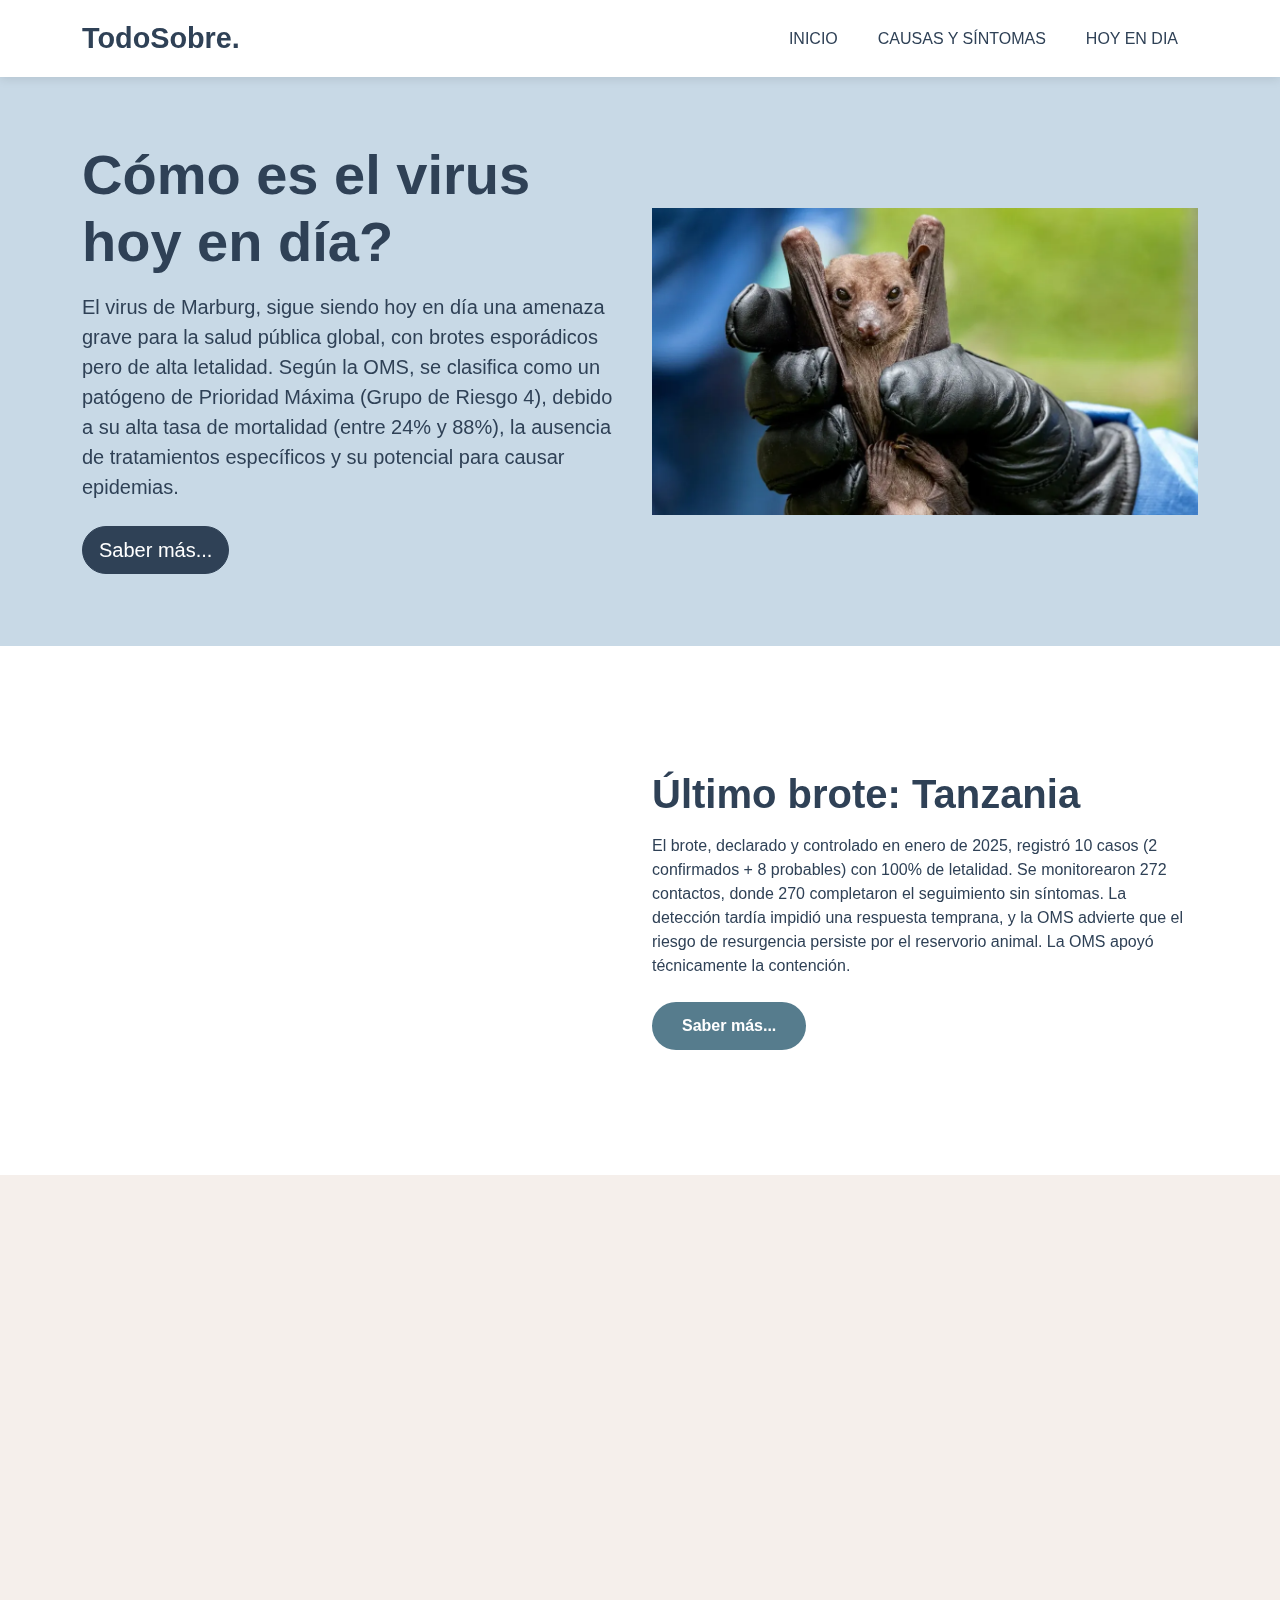
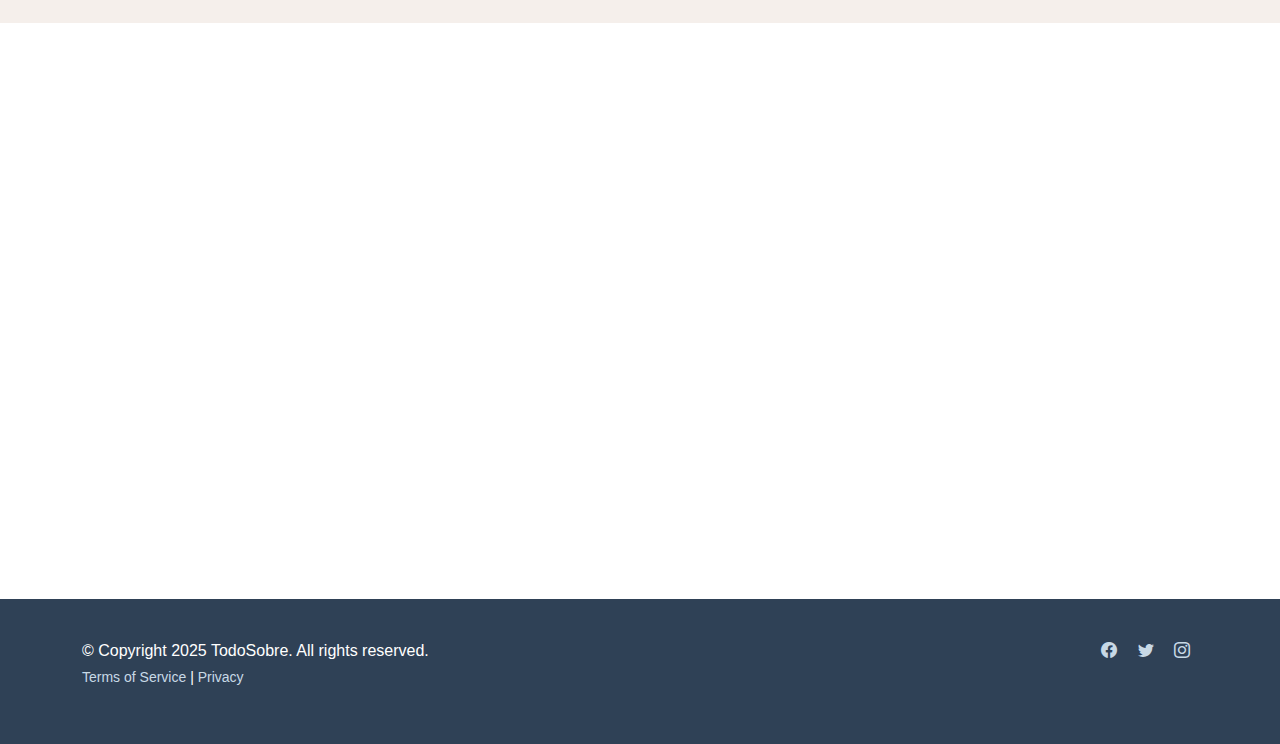
<file: nose.html>
<!DOCTYPE html>
<html lang="es">

<head>
    <meta charset="UTF-8">
    <meta name="viewport" content="width=device-width, initial-scale=1.0">
    <meta name="author" content="annerillanabalon@gmail.cl">
    <link href="https://cdn.jsdelivr.net/npm/bootstrap@5.3.0/dist/css/bootstrap.min.css" rel="stylesheet">
    <link rel="stylesheet" href="https://cdn.jsdelivr.net/npm/bootstrap-icons@1.10.0/font/bootstrap-icons.css">
    <link href="https://unpkg.com/aos@2.3.1/dist/aos.css" rel="stylesheet">
    <title>TShoy - Virus de Marburg</title>

    <style>
        /* Paleta de colores: Navy (#2F4156), Teal (#567C8D), Beige (#F5EFEB), Sky Blue (#C8D9E6), White (#FFFFFF) */
        :root {
            --bs-navy: #2F4156;
            --bs-teal: #567C8D;
            --bs-beige: #F5EFEB;
            --bs-sky-blue: #C8D9E6;
            --bs-white: #FFFFFF;
        }

        body {
            font-family: -apple-system, BlinkMacSystemFont, "Segoe UI", Roboto, "Helvetica Neue", Arial, sans-serif;
            background-color: var(--bs-beige);
            color: var(--bs-navy);
            overflow-x: hidden;
        }

        .navbar {
            background-color: var(--bs-white) !important;
            box-shadow: 0 2px 10px rgba(0, 0, 0, 0.1);
            padding: 0.75rem 0;
        }

        .navbar-brand {
            font-weight: bold;
            color: var(--bs-navy) !important;
            font-size: 1.8rem;
        }

        .nav-link-custom {
            color: var(--bs-navy) !important;
            text-decoration: none;
            font-weight: 500;
            position: relative;
            margin: 0 1rem;
            transition: all 0.3s ease;
            padding: 0.5rem 0.75rem !important;
        }

        .nav-link-custom:hover {
            color: var(--bs-teal) !important;
        }

        .nav-link-custom::after {
            content: '';
            position: absolute;
            width: 0;
            height: 2px;
            bottom: -5px;
            left: 0;
            background-color: var(--bs-teal);
            transition: width 0.3s ease;
        }

        .nav-link-custom:hover::after {
            width: 100%;
        }

        .btn-outline-primary {
            color: var(--bs-teal) !important;
            border-color: var(--bs-teal) !important;
        }

        .btn-outline-primary:hover {
            background-color: var(--bs-teal) !important;
            color: var(--bs-white) !important;
        }

        .hero-section {
            background-color: var(--bs-sky-blue);
            padding: 4rem 0;
            position: relative;
            overflow: hidden;
        }

        .hero-content {
            position: relative;
            z-index: 2;
            color: var(--bs-navy);
        }

        .btn-primary {
            background-color: var(--bs-navy);
            border-color: var(--bs-navy);
            transition: all 0.3s ease;
        }

        .btn-primary:hover {
            background-color: var(--bs-teal);
            border-color: var(--bs-teal);
            transform: translateY(-3px);
            box-shadow: 0 10px 20px rgba(0, 0, 0, 0.1);
        }

        .content-section-light {
            padding: 3.5rem 0;
            background-color: var(--bs-white);
        }

        .content-section-dark {
            padding: 3.5rem 0;
            background-color: var(--bs-beige);
            color: var(--bs-navy);
        }

        .card {
            border: none;
            transition: transform 0.3s ease;
        }

        .card:hover {
            transform: translateY(-5px);
        }

        .footer-section {
            background-color: var(--bs-navy);
            padding: 2.5rem 0;
            color: var(--bs-white);
        }

        .footer-section a {
            color: var(--bs-sky-blue) !important;
        }

        .text-light-blue {
            color: var(--bs-teal) !important;
        }

        .btn-custom {
            background-color: var(--bs-teal);
            color: var(--bs-white);
            border-radius: 50px;
            padding: 12px 30px;
            border: none;
            font-weight: 600;
            transition: all 0.3s ease;
        }

        .btn-custom:hover {
            background-color: var(--bs-navy);
            color: var(--bs-white);
            transform: translateY(-3px);
            box-shadow: 0 10px 20px rgba(0, 0, 0, 0.1);
        }

        .text-muted {
            color: var(--bs-white) !important;
        }

        /* Mejoras para móviles */
        @media (max-width: 768px) {
            .hero-section {
                padding: 3rem 0;
            }
            
            .display-4 {
                font-size: 2.2rem;
            }
            
            .display-6 {
                font-size: 1.8rem;
            }
            
            .lead {
                font-size: 1rem;
            }

            .content-section-light,
            .content-section-dark {
                padding: 2.5rem 0;
            }

            .navbar-brand {
                font-size: 1.5rem;
            }
            
            .btn, .btn-custom {
                width: 100%;
                margin-bottom: 0.5rem;
            }
            
            .text-center-mobile {
                text-align: center !important;
            }
            
            .img-fluid {
                max-height: 280px;
                object-fit: cover;
                margin-bottom: 1.5rem;
            }
            
            /* Ajustar espaciado en secciones con imágenes y texto */
            .order-1, .order-2 {
                margin-bottom: 1.5rem;
            }
            
            /* Mejorar legibilidad de párrafos en móviles */
            p {
                line-height: 1.6;
                font-size: 0.95rem;
            }
        }

        /* Para pantallas muy pequeñas (menos de 400px) */
        @media (max-width: 400px) {
            .display-4 {
                font-size: 1.9rem;
            }
            
            .display-6 {
                font-size: 1.6rem;
            }
            
            .hero-section {
                padding: 2rem 0;
            }
            
            .navbar-brand {
                font-size: 1.3rem;
            }
            
            .nav-link-custom {
                font-size: 0.9rem;
                margin: 0 0.5rem;
            }
        }

        /* Animaciones personalizadas */
        .fade-in {
            animation: fadeIn 1s ease-in;
        }

        @keyframes fadeIn {
            from {
                opacity: 0;
                transform: translateY(20px);
            }

            to {
                opacity: 1;
                transform: translateY(0);
            }
        }

        /* Efecto de flotación para imágenes */
        .float-animation {
            animation: float 6s ease-in-out infinite;
        }

        @keyframes float {
            0% {
                transform: translateY(0px);
            }

            50% {
                transform: translateY(-20px);
            }

            100% {
                transform: translateY(0px);
            }
        }

        /* Mejora para el menú móvil */
        .navbar-toggler {
            border: none;
            padding: 0;
            width: 30px;
            height: 20px;
            position: relative;
        }

        .navbar-toggler:focus {
            box-shadow: none;
        }

        .navbar-toggler-icon {
            background-image: none;
            width: 30px;
            height: 2px;
            background-color: var(--bs-navy);
            display: block;
            position: relative;
            transition: all 0.3s ease;
        }

        .navbar-toggler-icon::before,
        .navbar-toggler-icon::after {
            content: '';
            position: absolute;
            width: 30px;
            height: 2px;
            background-color: var(--bs-navy);
            left: 0;
            transition: all 0.3s ease;
        }

        .navbar-toggler-icon::before {
            top: -8px;
        }

        .navbar-toggler-icon::after {
            top: 8px;
        }

        .navbar-toggler[aria-expanded="true"] .navbar-toggler-icon {
            background-color: transparent;
        }

        .navbar-toggler[aria-expanded="true"] .navbar-toggler-icon::before {
            transform: rotate(45deg);
            top: 0;
        }

        .navbar-toggler[aria-expanded="true"] .navbar-toggler-icon::after {
            transform: rotate(-45deg);
            top: 0;
        }

        /* Mejoras para el menú colapsable */
        @media (max-width: 991.98px) {
            .navbar-collapse {
                background-color: var(--bs-white);
                padding: 1rem;
                border-radius: 0.375rem;
                box-shadow: 0 0.5rem 1rem rgba(0, 0, 0, 0.15);
                margin-top: 0.5rem;
            }

            .nav-link-custom {
                display: block;
                margin: 0.5rem 0;
                padding: 0.5rem 1rem;
                text-align: center;
            }

            .nav-link-custom::after {
                display: none;
            }
            
            .navbar-nav.ms-auto {
                width: 100%;
            }
        }
        
        /* Ajustes para tablets */
        @media (min-width: 769px) and (max-width: 1024px) {
            .display-4 {
                font-size: 2.4rem;
            }
            
            .hero-section {
                padding: 4.5rem 0;
            }
            
            .content-section-light, 
            .content-section-dark {
                padding: 3rem 0;
            }
            
            .img-fluid {
                max-height: 350px;
                object-fit: cover;
            }
        }
    </style>
</head>

<body>
    <nav class="navbar navbar-expand-lg sticky-top">
        <div class="container">
            <a class="navbar-brand" href="#">TodoSobre.</a>
            <button class="navbar-toggler" type="button" data-bs-toggle="collapse" data-bs-target="#navbarNav"
                aria-controls="navbarNav" aria-expanded="false" aria-label="Toggle navigation">
                <span class="navbar-toggler-icon"></span>
            </button>
            <div class="collapse navbar-collapse" id="navbarNav">
                <div class="navbar-nav ms-auto">
                    <a class="nav-link-custom mx-2" href="index.html">INICIO</a>
                    <a class="nav-link-custom mx-2" href="mas.html">CAUSAS Y SÍNTOMAS</a>
                    <a class="nav-link-custom mx-2" href="nose.html">HOY EN DIA</a>
                </div>
            </div>
        </div>
    </nav>

    <section class="hero-section text-center text-md-start">
        <div class="container hero-content">
            <div class="row align-items-center">
                <div class="col-lg-6 mb-4 mb-lg-0" data-aos="fade-right">
                    <h1 class="display-4 fw-bold mb-3">
                        Cómo es el virus hoy en día?
                    </h1>
                    <p class="lead mb-4">
                        El virus de Marburg, sigue siendo hoy en día una amenaza grave para la salud pública global, con
                        brotes esporádicos pero de alta letalidad. Según la OMS, se clasifica como un patógeno de
                        Prioridad Máxima (Grupo de Riesgo 4), debido a su alta tasa de mortalidad (entre 24% y 88%),
                        la ausencia de tratamientos específicos y su potencial para causar epidemias.
                    </p>
                    <div class="d-flex flex-wrap">
                        <a href="https://www.who.int/es/news-room/questions-and-answers/item/marburg-virus-disease"
                            class="btn btn-primary btn-lg rounded-pill me-2 mb-2" target="_blank">Saber más...</a>
                    </div>
                </div>
                <div class="col-lg-6 text-center" data-aos="fade-left">
                    <img src="static/images/cosiitaaa.webp" class="img-fluid float-animation"
                        alt="Representación del virus de Marburg" loading="lazy">
                </div>
            </div>
        </div>
    </section>

    <section class="content-section-light">
        <div class="container">
            <div class="row align-items-center">
                <div class="col-md-6 order-2 order-md-1 text-center" data-aos="zoom-in">
                    <img src="static/images/Illustration-of-the-Tanzanian-map-1.jpg" class="img-fluid rounded shadow"
                        alt="Mapa de Tanzania mostrando el brote de Marburg" loading="lazy">
                </div>
                <div class="col-md-6 order-1 order-md-2 text-center text-md-start mb-4 mb-md-0" data-aos="fade-left">
                    <h2 class="display-6 fw-bold mb-3">
                        Último brote: Tanzania
                    </h2>
                    <p class="mb-4">
                        El brote, declarado y controlado en enero de 2025, registró 10 casos (2 confirmados + 8
                        probables) con 100% de letalidad. Se monitorearon 272 contactos, donde 270 completaron el
                        seguimiento sin síntomas. La detección tardía impidió una respuesta temprana, y la OMS advierte
                        que el riesgo de resurgencia persiste por el reservorio animal. La OMS apoyó técnicamente la
                        contención.
                    </p>
                    <a href="https://gacetamedica.com/investigacion/tanzania-declara-el-fin-del-brote-del-virus-de-marburgo/#:~:text=El%20Ministerio%20de%20Salud%20de,riesgos%20y%20la%20participaci%C3%B3n%20comunitaria."
                        class="btn btn-custom rounded-pill me-2" target="_blank">Saber más...</a>
                </div>
            </div>
        </div>
    </section>

    <section class="content-section-dark">
        <div class="container">
            <div class="row align-items-center">
                <div class="col-md-6 text-center mb-4 mb-md-0" data-aos="zoom-in">
                    <img src="static/images/images (2).jpeg" class="img-fluid rounded shadow"
                        alt="Investigación de vacuna para el virus de Marburg" loading="lazy">
                </div>
                <div class="col-md-6 text-center text-md-start" data-aos="fade-right">
                    <p class="text-light-blue fw-bold mb-2">
                        ¿Hay alguna
                    </p>
                    <h2 class="display-6 fw-bold mb-3">
                        Vacuna?
                    </h2>
                    <p class="mb-4">
                        Actualmente no existe ninguna vacuna aprobada oficialmente contra el virus de Marburg. Sin
                        embargo, varios candidatos vacunales se encuentran en desarrollo, mostrando resultados
                        prometedores en etapas experimentales. Entre las más avanzadas destacan las vacunas de ARN
                        mensajero, con tecnología similar a la utilizada contra el COVID-19, que se hallan en fase de
                        pruebas preclínicas y ensayos tempranos. Paralelamente, se investigan vacunas basadas en
                        vectores virales, adaptaciones de plataformas originalmente desarrolladas para el ébola, que han
                        demostrado eficacia en modelos animales.
                    </p>
                </div>
            </div>
        </div>
    </section>

    <section class="content-section-light">
        <div class="container">
            <div class="row align-items-center">
                <div class="col-md-6 order-2 order-md-1 text-center" data-aos="zoom-in">
                    <img src="static/images/images (3).jpeg" class="img-fluid rounded shadow"
                        alt="Tratamiento para el virus de Marburg" loading="lazy">
                </div>
                <div class="col-md-6 order-1 order-md-2 text-center text-md-start mb-4 mb-md-0" data-aos="fade-left">
                    <p class="text-light-blue fw-bold mb-2">
                        Entonces, ¿cómo es el
                    </p>
                    <h2 class="display-6 fw-bold mb-3">
                        TRATAMIENTO?
                    </h2>
                    <p class="mb-4">
                        No existe tratamiento antiviral específico aprobado. El manejo se basa en soporte intensivo:
                        hidratación intravenosa, control de síntomas (fiebre, dolor), transfusiones para sangrados y
                        soporte orgánico (diálisis si es necesario).
                        <br><br>
                        En investigación hay terapias experimentales como anticuerpos monoclonales (ej: mAb114) y
                        antivirales (remdesivir), aunque sin eficacia confirmada.
                        <br><br>
                        Los desafíos son diagnóstico tardío, infraestructura limitada en zonas endémicas y letalidad
                        alta (24-88%). La prevención (aislamiento, equipos de protección y rastreo de contactos) sigue
                        siendo clave.
                    </p>
                    <a href="https://www.who.int/es/news-room/questions-and-answers/item/marburg-virus-disease"
                        class="btn btn-primary btn-lg rounded-pill me-2 mb-2" target="_blank">Saber más...</a>
                </div>
            </div>
        </div>
    </section>

    <footer class="footer-section">
        <div class="container text-center text-md-start">
            <div class="row g-4">
                <div class="col-md-6">
                    <p class="mb-1">&copy; Copyright 2025 TodoSobre. All rights reserved.</p>
                    <p class="small text-muted">
                        <a href="#" class="text-decoration-none text-muted">Terms of Service</a> |
                        <a href="#" class="text-decoration-none text-muted">Privacy</a>
                    </p>
                </div>
                <div class="col-md-6 text-md-end">
                    <a href="#" class="text-light mx-2"><i class="bi bi-facebook"></i></a>
                    <a href="#" class="text-light mx-2"><i class="bi bi-twitter"></i></a>
                    <a href="#" class="text-light mx-2"><i class="bi bi-instagram"></i></a>
                </div>
            </div>
        </div>
    </footer>

    <script src="https://cdn.jsdelivr.net/npm/bootstrap@5.3.0/dist/js/bootstrap.bundle.min.js"></script>
    <script src="https://unpkg.com/aos@2.3.1/dist/aos.js"></script>
    <script>
        // Inicializar AOS (Animate On Scroll)
        document.addEventListener('DOMContentLoaded', function () {
            AOS.init({
                duration: 1000,
                once: true,
                offset: 100,
                disable: function() {
                    return window.innerWidth < 768;
                }
            });

            // Agregar smooth scrolling a todos los enlaces
            document.querySelectorAll('a[href^="#"]').forEach(anchor => {
                anchor.addEventListener('click', function (e) {
                    e.preventDefault();
                    const targetId = this.getAttribute('href');
                    if (targetId === '#') return;

                    const targetElement = document.querySelector(targetId);
                    if (targetElement) {
                        targetElement.scrollIntoView({
                            behavior: 'smooth'
                        });
                    }
                });
            });

            // Cerrar menú móvil al hacer clic en un enlace
            const navLinks = document.querySelectorAll('.nav-link-custom');
            const navbarToggler = document.querySelector('.navbar-toggler');
            const navbarCollapse = document.querySelector('.navbar-collapse');

            navLinks.forEach(link => {
                link.addEventListener('click', () => {
                    if (navbarCollapse.classList.contains('show')) {
                        navbarToggler.click();
                    }
                });
            });
        });
    </script>
</body>

</html>
</file>
